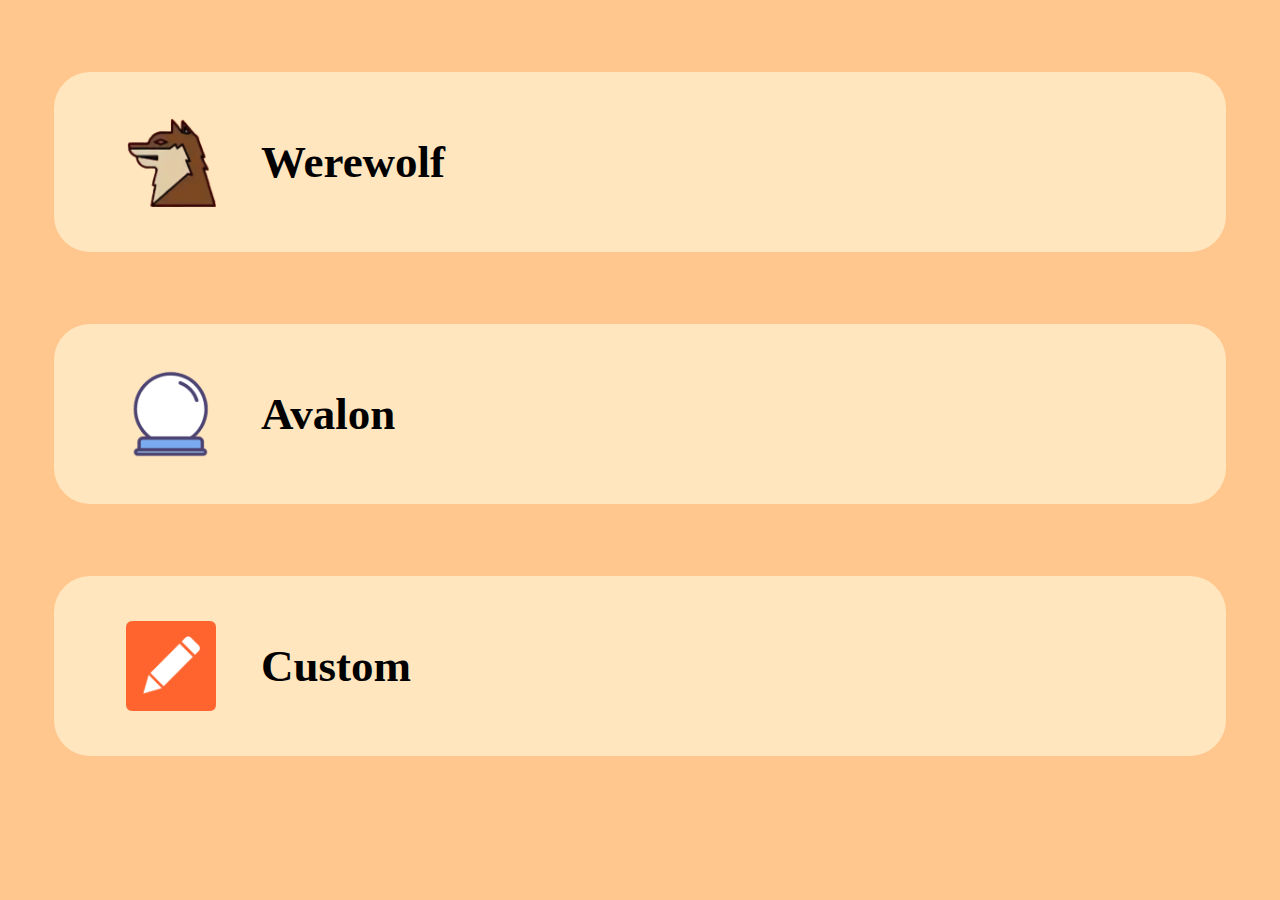
<file: en/index.html>
<!DOCTYPE html>
<html lang="en">
<head>
    <meta charset="UTF-8">
    <title>Board Game Helper</title>
    <link rel="stylesheet" type="text/css" href="../css/index.css">
    <script src="../javascript/index.js"></script>
</head>
<body>
<ul id="roomList">
    <li><a href="html/werewolf.html">
        <img class="roomImage" src="../images/wolf.png">
        <h1>Werewolf</h1>
    </a></li>
    <li><a href="html/avalon.html">
        <img class="roomImage" src="../images/avalon.png">
        <h1>Avalon</h1>
    </a></li>
    <li><a href="html/custom.html">
        <img class="roomImage" src="../images/custom.png">
        <h1>Custom</h1>
    </a></li>
</ul>
</body>
</html>
</file>
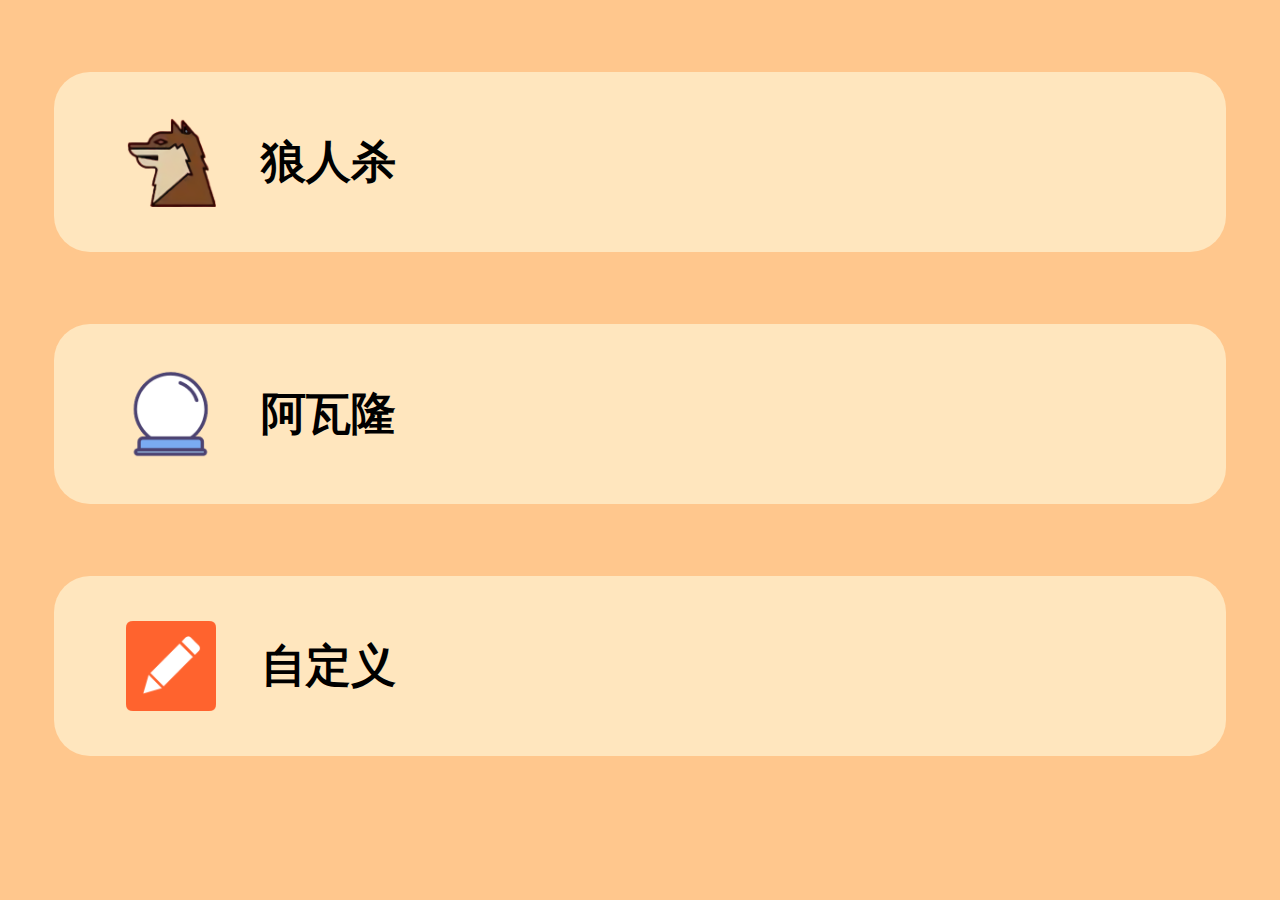
<file: zh/index.html>
<!DOCTYPE html>
<html lang="zh">
<head>
    <meta charset="UTF-8">
    <title>桌游助手</title>
    <link rel="stylesheet" type="text/css" href="../css/index.css">
    <script src="../javascript/index.js"></script>
</head>
<body>
<ul id="roomList">
    <li><a href="html/werewolf.html">
        <img class="roomImage" src="../images/wolf.png">
        <h1>狼人杀</h1>
    </a></li>
    <li><a href="html/avalon.html">
        <img class="roomImage" src="../images/avalon.png">
        <h1>阿瓦隆</h1>
    </a></li>
    <li><a href="html/custom.html">
        <img class="roomImage" src="../images/custom.png">
        <h1>自定义</h1>
    </a></li>
</ul>
</body>
</html>
</file>
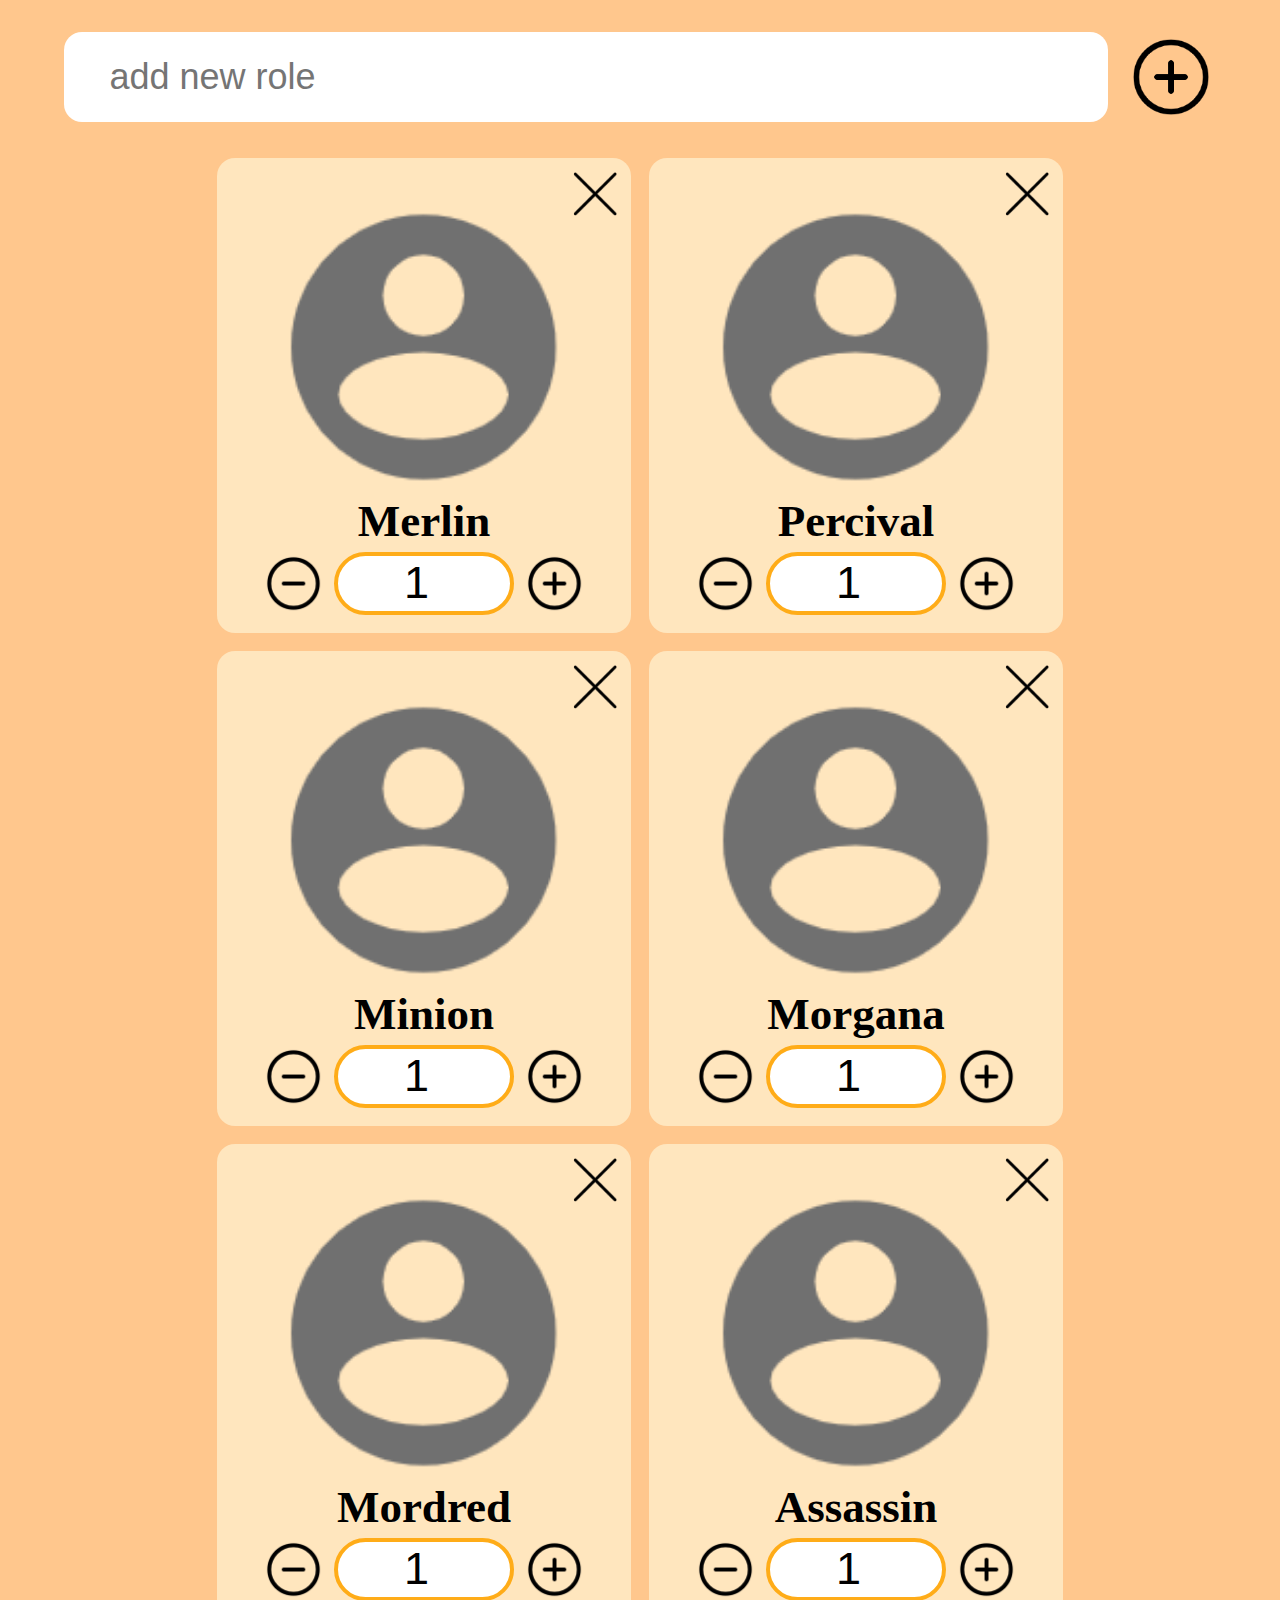
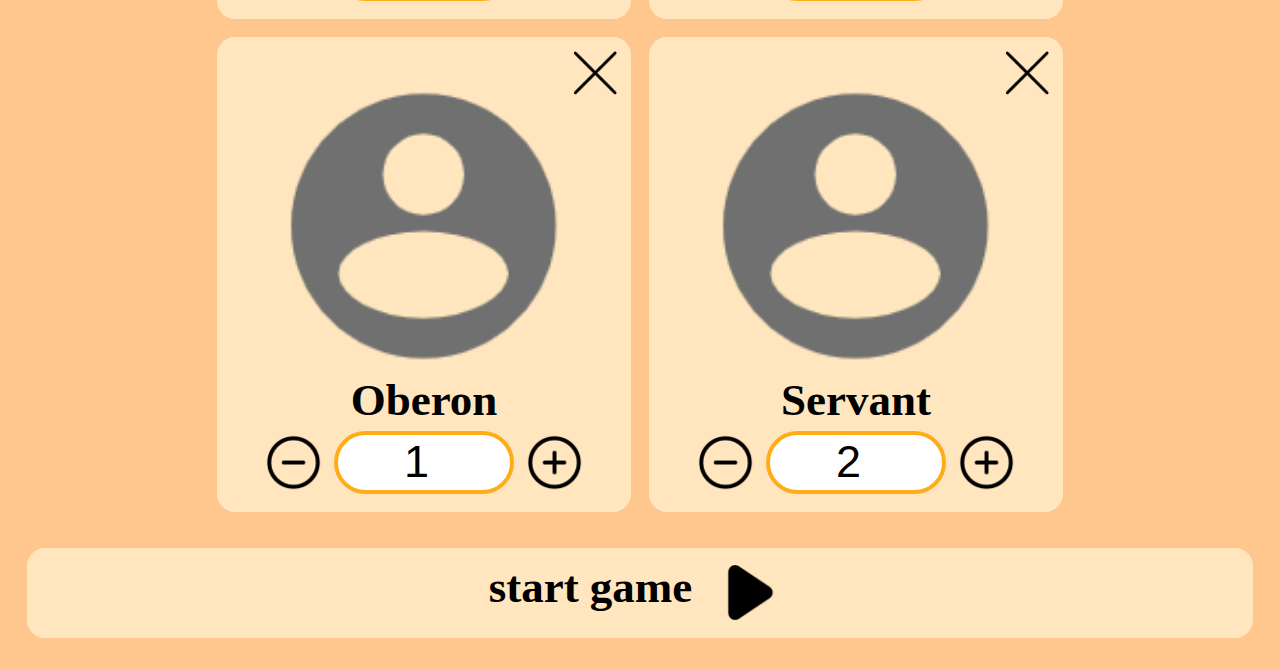
<file: en/html/avalon.html>
<!DOCTYPE html>
<html lang="en">

<head>
    <meta charset="utf-8">
    <meta name="viewport" content="width=device-width, initial-scale=1">
    <link rel="stylesheet" type="text/css" href="../../css/styles.css">
</head>

<body>
<div class="centerBox">
    <input id="newRoleName" placeholder="add new role">
    <img id="addRole" src="../../images/add.png" onclick="addRole()">
</div>
<ul id="roleList" style="display: flex; flex-wrap: wrap">

</ul>
<div id="startGame" class="centerBox" onclick="startGame()">
    <h1 style="font-size:5vmin; margin-inline: 1vmin">start game</h1>
    <img src="../../images/start.png">
</div>
<div style="height: 3.5vmin"></div>
<script src="../../javascript/avalon_en.js"></script>
<script src="../../javascript/room.js"></script>
</body>
</html>
</file>
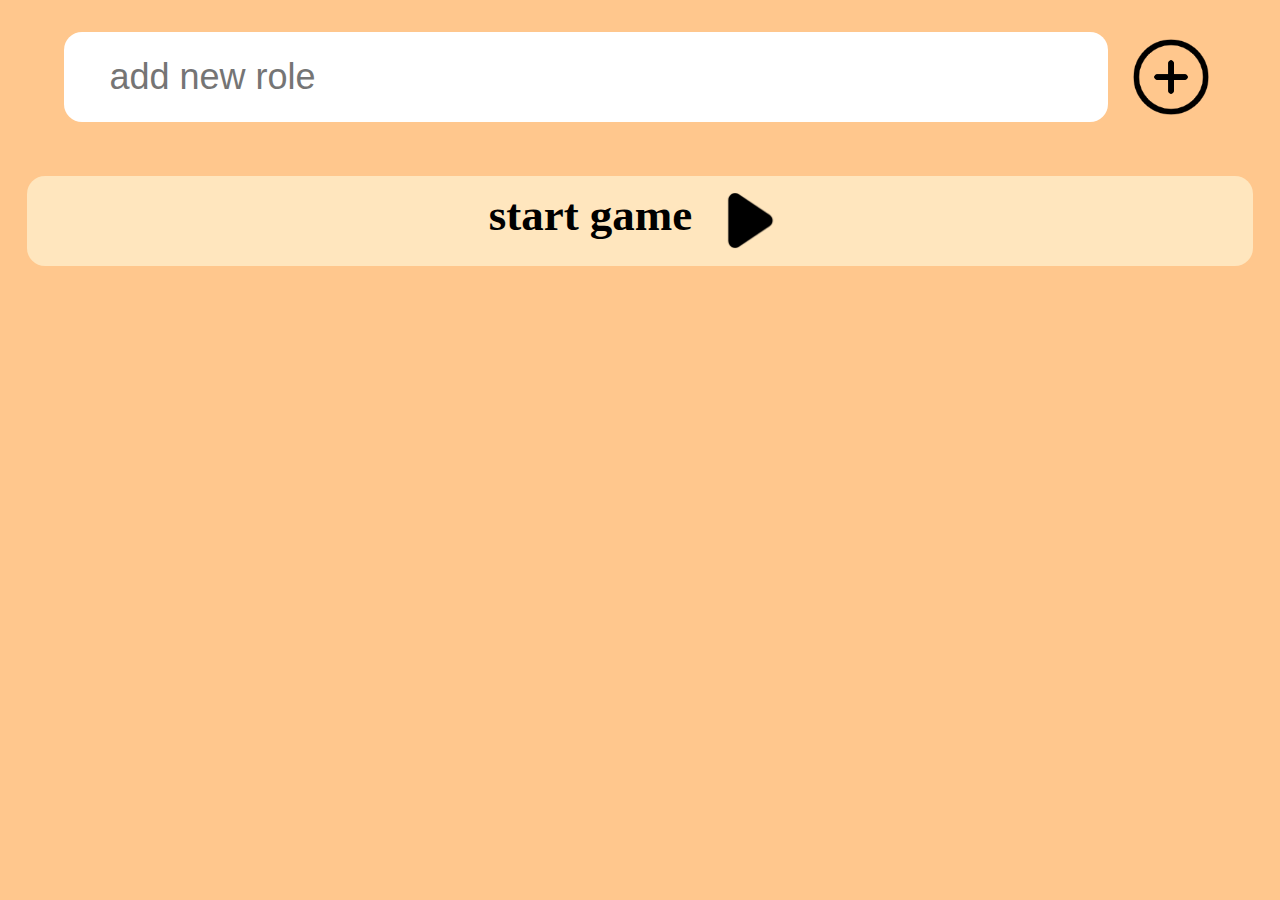
<file: en/html/custom.html>
<!DOCTYPE html>
<html lang="en">

<head>
    <meta charset="utf-8">
    <meta name="viewport" content="width=device-width, initial-scale=1">
    <link rel="stylesheet" type="text/css" href="../../css/styles.css">
</head>

<body>
<div class="centerBox">
    <input id="newRoleName" placeholder="add new role">
    <img id="addRole" src="../../images/add.png" onclick="addRole()">
</div>
<ul id="roleList" style="display: flex; flex-wrap: wrap">

</ul>
<div id="startGame" class="centerBox" onclick="startGame()">
    <h1 style="font-size:5vmin; margin-inline: 1vmin">start game</h1>
    <img src="../../images/start.png">
</div>
<div style="height: 3.5vmin"></div>
<script src="../../javascript/custom_en.js"></script>
<script src="../../javascript/room.js">
</script>
</body>
</html>
</file>
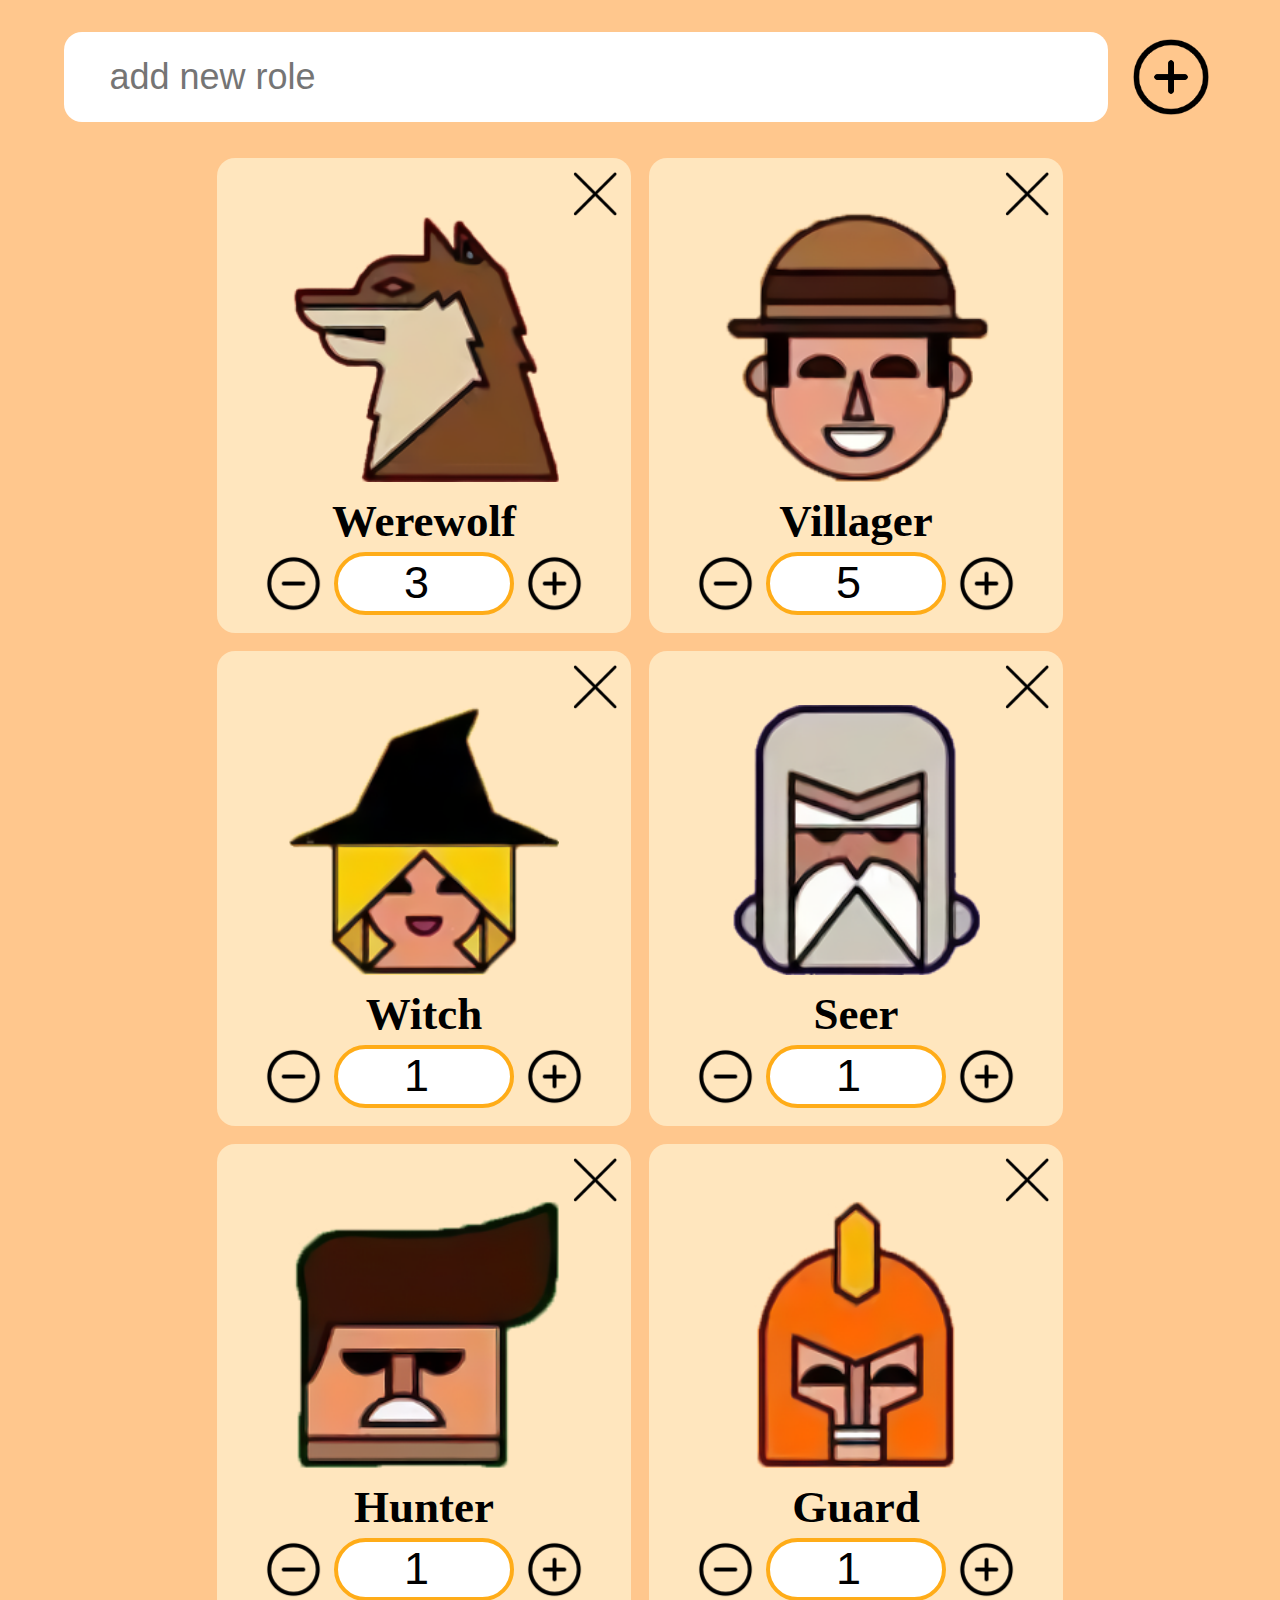
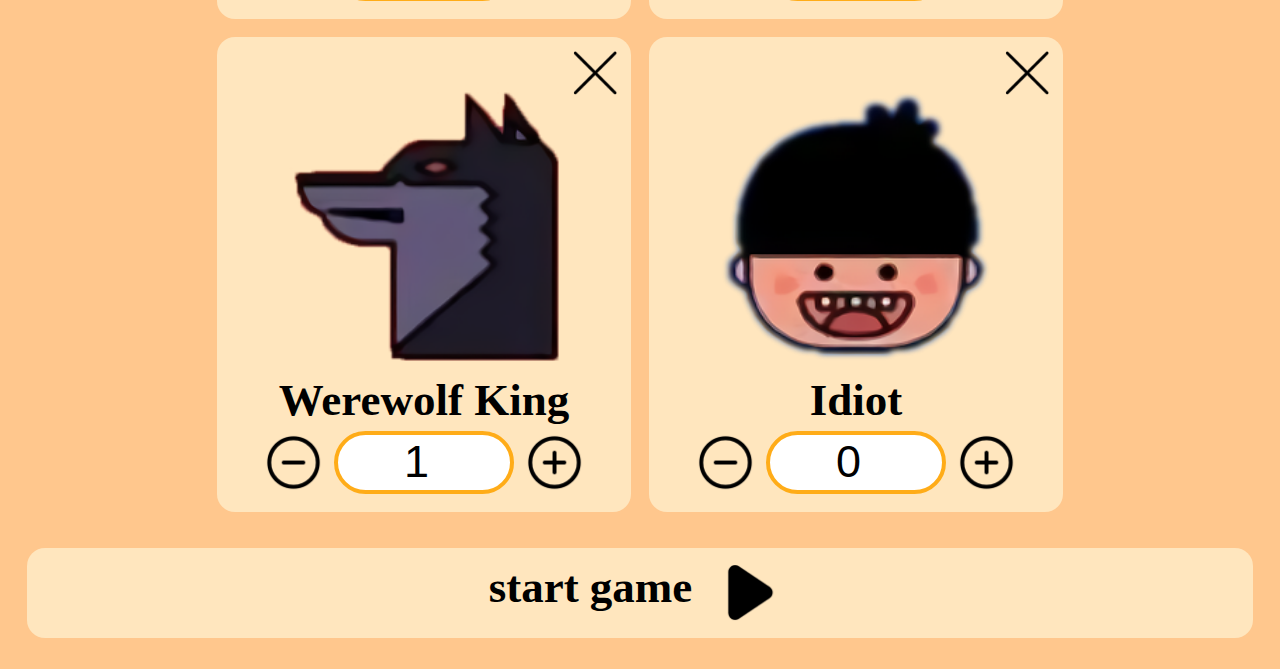
<file: en/html/werewolf.html>
<!DOCTYPE html>
<html lang="en">

<head>
    <meta charset="utf-8">
    <meta name="viewport" content="width=device-width, initial-scale=1">
    <link rel="stylesheet" type="text/css" href="../../css/styles.css">
</head>

<body>
<div class="centerBox">
    <input id="newRoleName" placeholder="add new role">
    <img id="addRole" src="../../images/add.png" onclick="addRole()">
</div>
<ul id="roleList" style="display: flex; flex-wrap: wrap">

</ul>
<div id="startGame" class="centerBox" onclick="startGame()">
    <h1 style="font-size:5vmin; margin-inline: 1vmin">start game</h1>
    <img src="../../images/start.png">
</div>
<div style="height: 3.5vmin"></div>
<script src="../../javascript/werewolf_en.js"></script>
<script src="../../javascript/room.js">
</script>
</body>
</html>
</file>
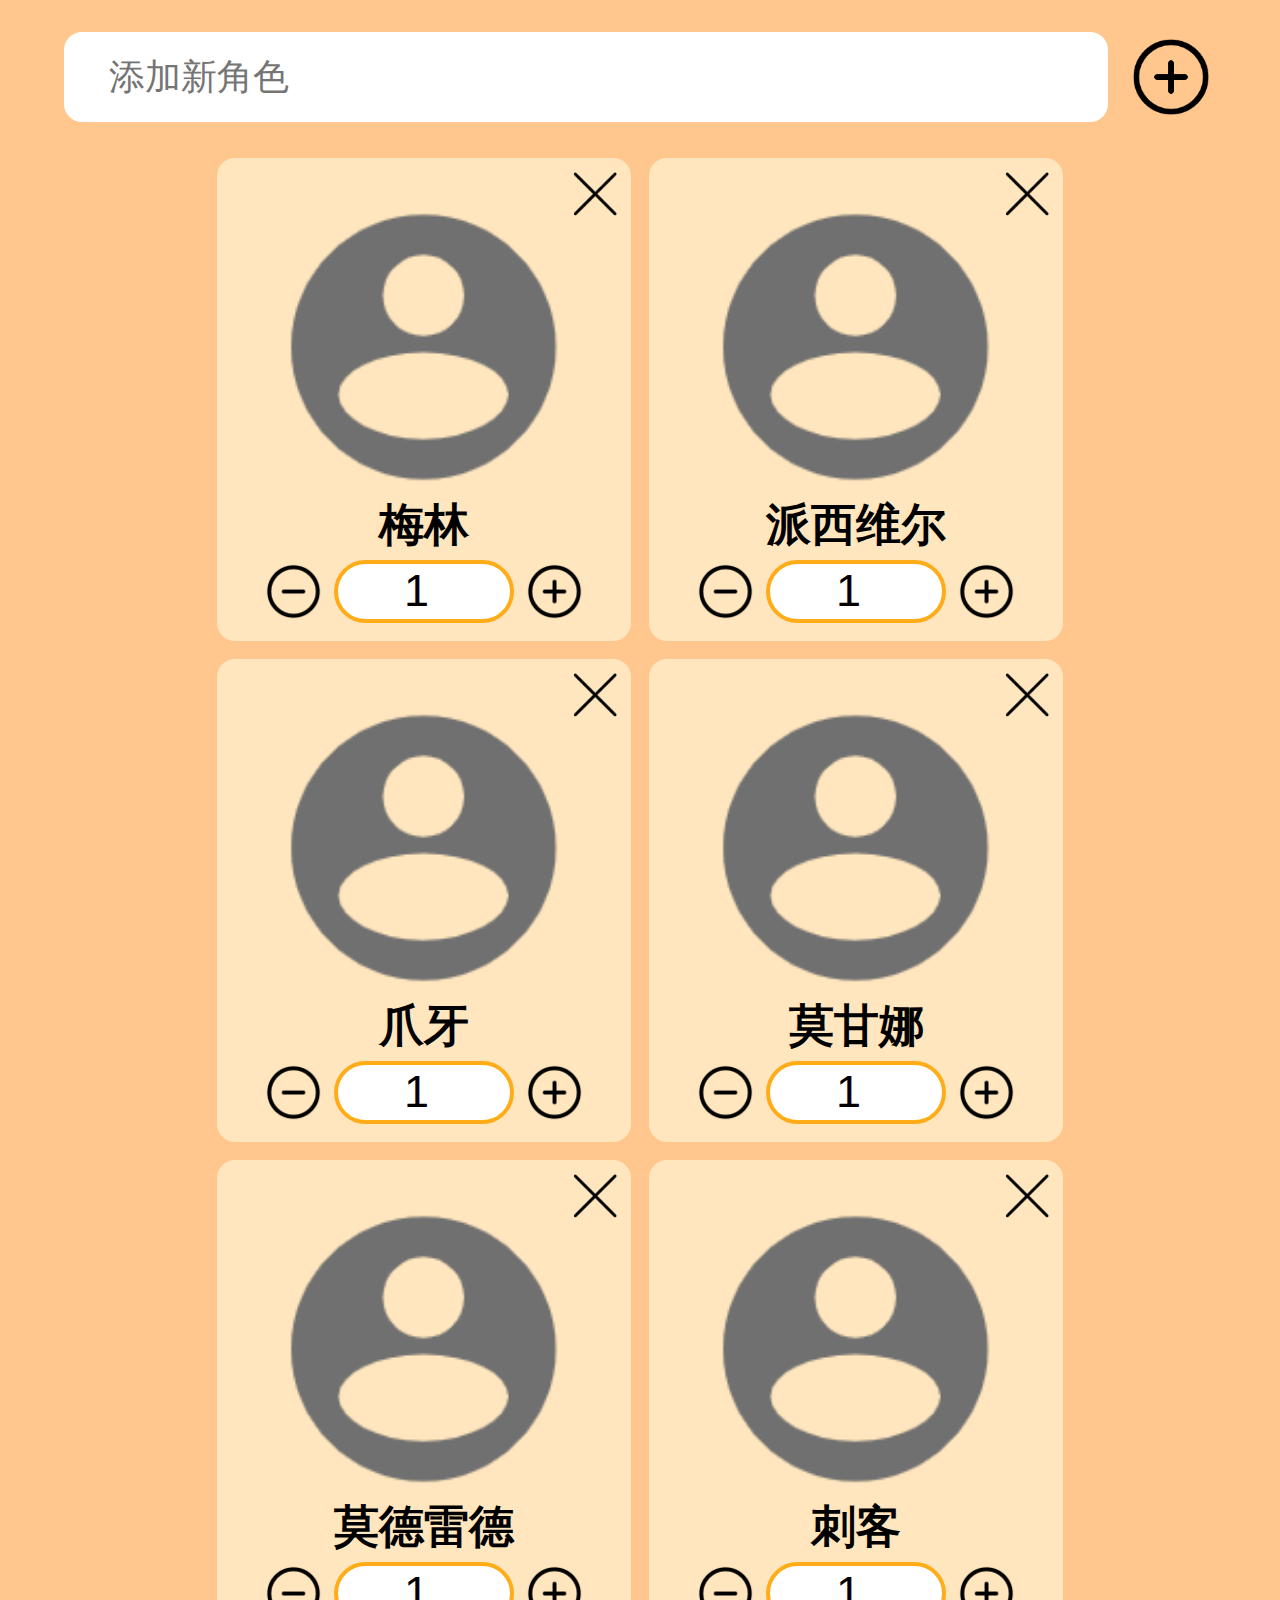
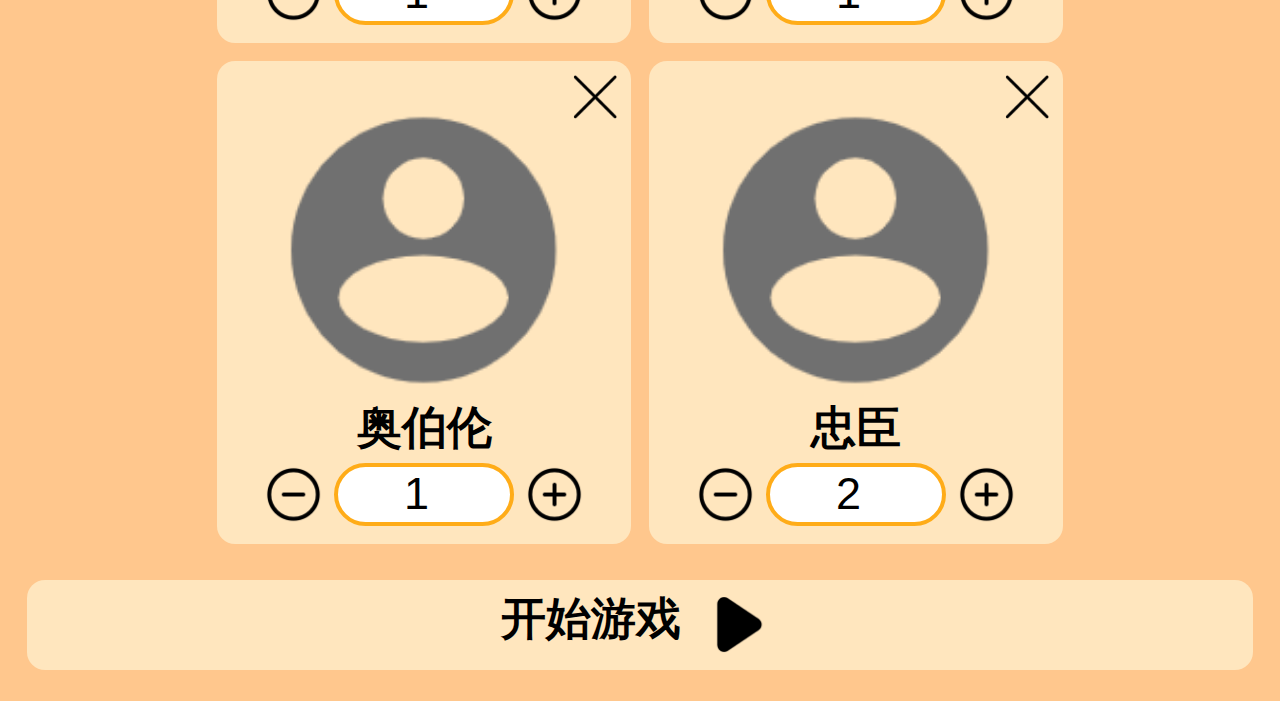
<file: zh/html/avalon.html>
<!DOCTYPE html>
<html lang="zh">

<head>
    <meta charset="utf-8">
    <meta name="viewport" content="width=device-width, initial-scale=1">
    <link rel="stylesheet" type="text/css" href="../../css/styles.css">
</head>

<body>
<div class="centerBox">
    <input id="newRoleName" placeholder="添加新角色">
    <img id="addRole" src="../../images/add.png" onclick="addRole()">
</div>
<ul id="roleList" style="display: flex; flex-wrap: wrap">

</ul>
<div id="startGame" class="centerBox" onclick="startGame()">
    <h1 style="font-size:5vmin; margin-inline: 1vmin">开始游戏</h1>
    <img src="../../images/start.png">
</div>
<div style="height: 3.5vmin"></div>
<script src="../../javascript/avalon_zh.js"></script>
<script src="../../javascript/room.js"></script>
</body>
</html>
</file>
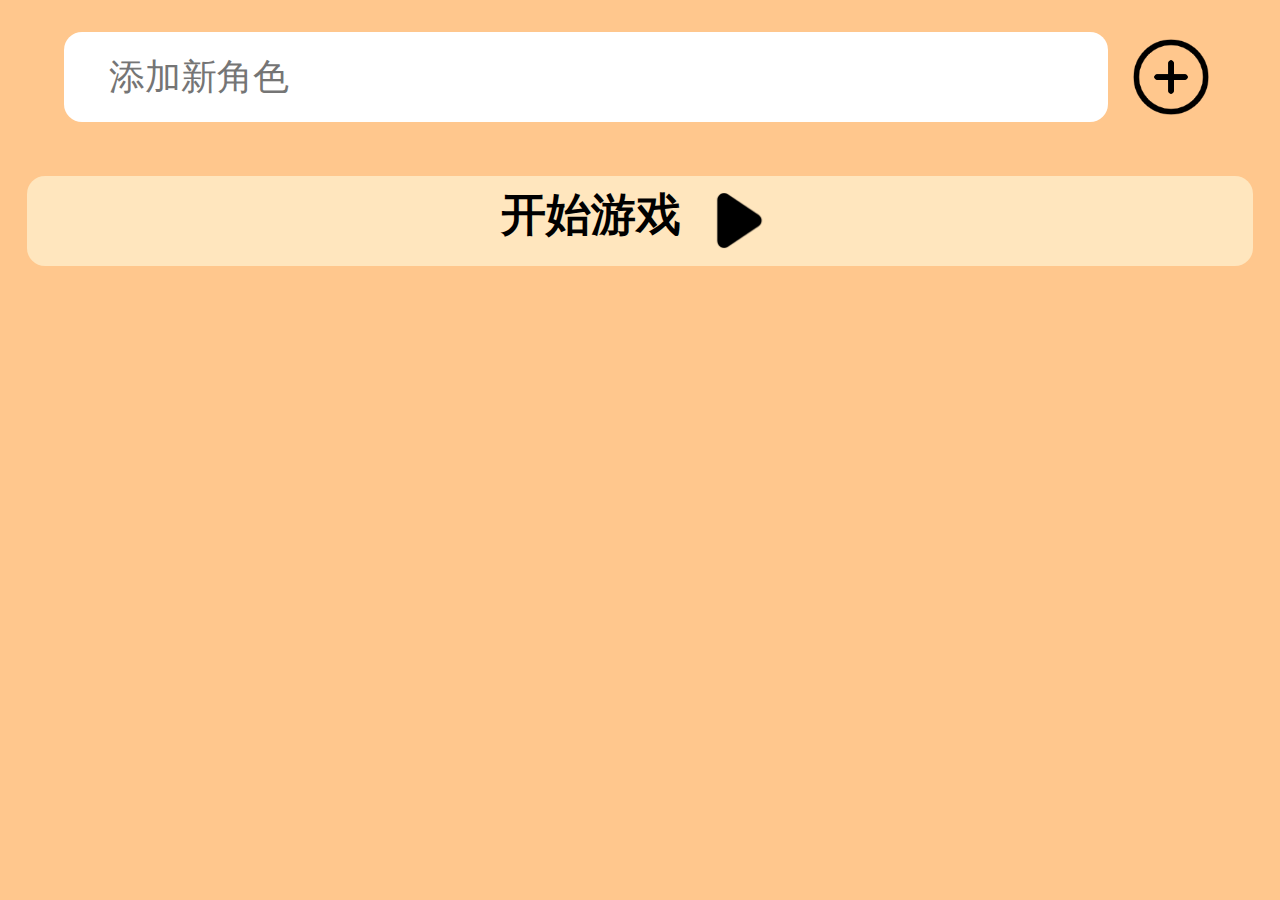
<file: zh/html/custom.html>
<!DOCTYPE html>
<html lang="zh">

<head>
    <meta charset="utf-8">
    <meta name="viewport" content="width=device-width, initial-scale=1">
    <link rel="stylesheet" type="text/css" href="../../css/styles.css">
</head>

<body>
<div class="centerBox">
    <input id="newRoleName" placeholder="添加新角色">
    <img id="addRole" src="../../images/add.png" onclick="addRole()">
</div>
<ul id="roleList" style="display: flex; flex-wrap: wrap">

</ul>
<div id="startGame" class="centerBox" onclick="startGame()">
    <h1 style="font-size:5vmin; margin-inline: 1vmin">开始游戏</h1>
    <img src="../../images/start.png">
</div>
<div style="height: 3.5vmin"></div>
<script src="../../javascript/custom_zh.js"></script>
<script src="../../javascript/room.js">
</script>
</body>
</html>
</file>
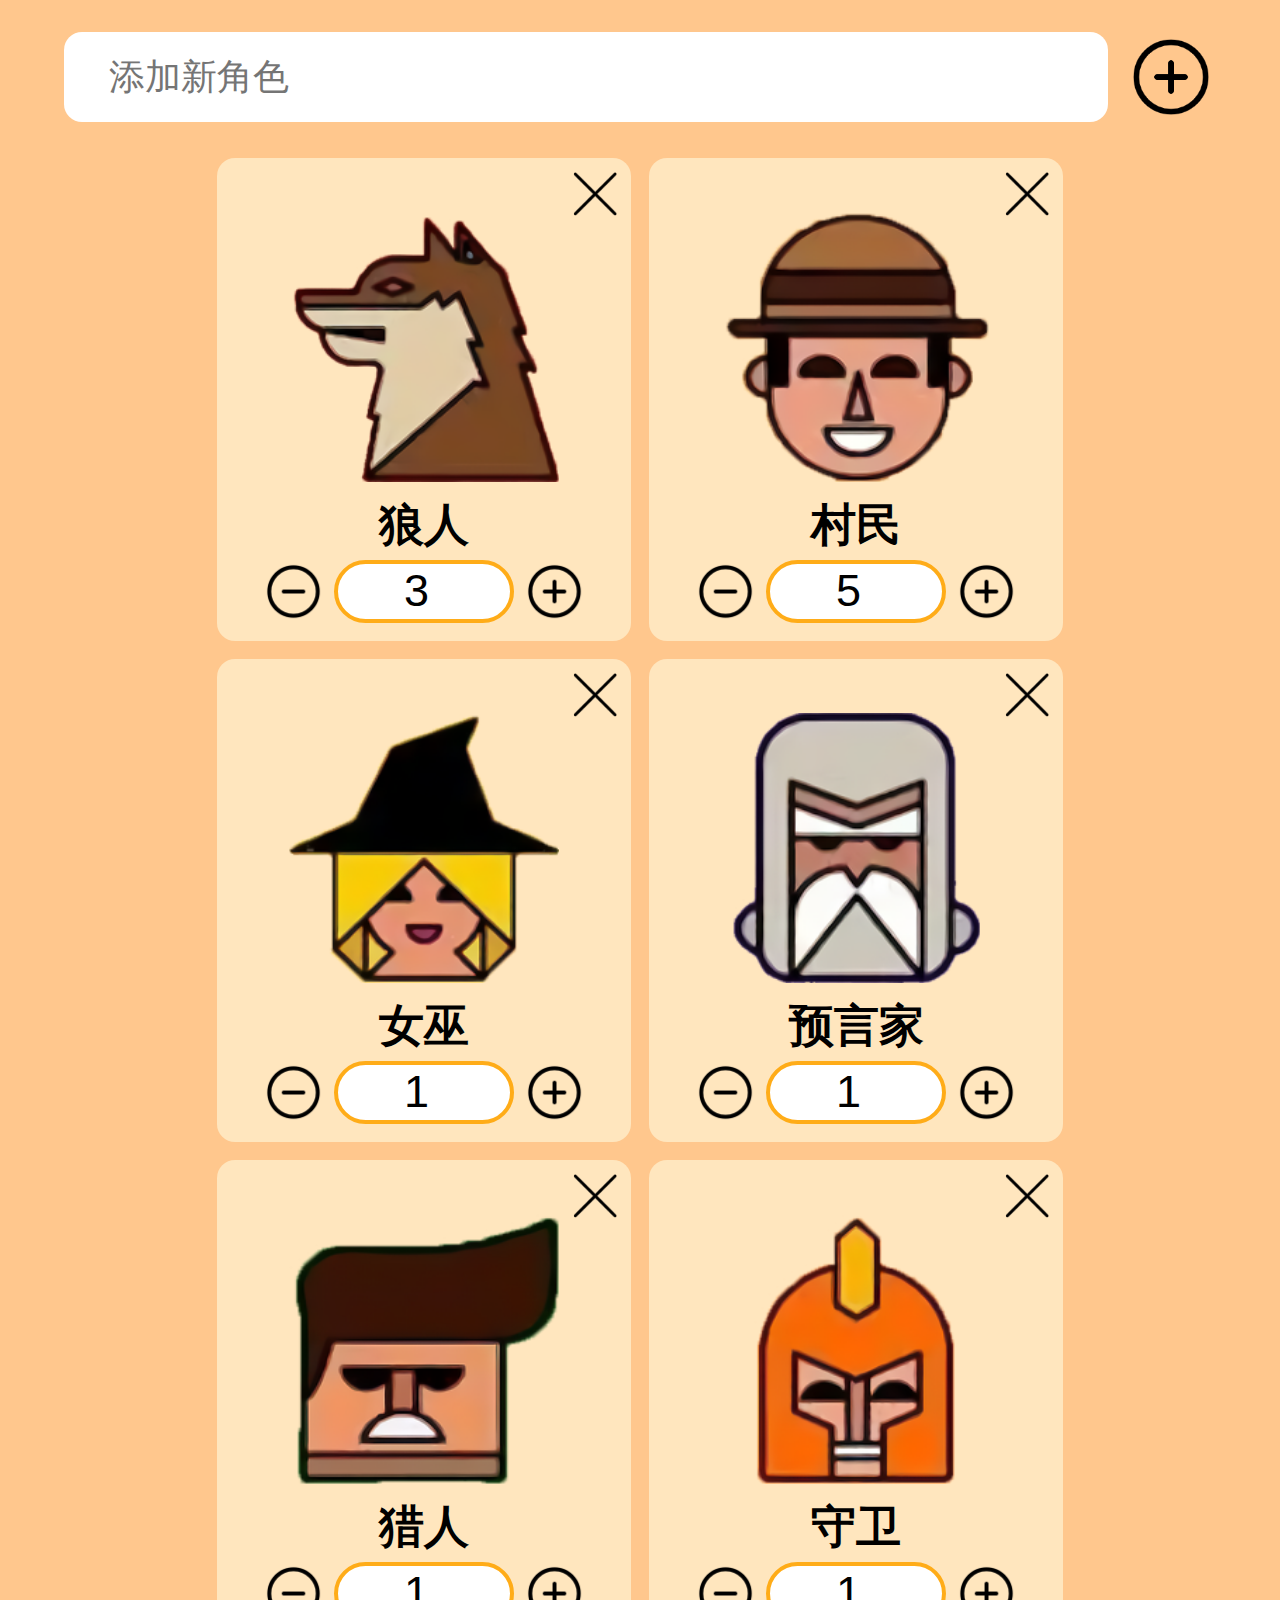
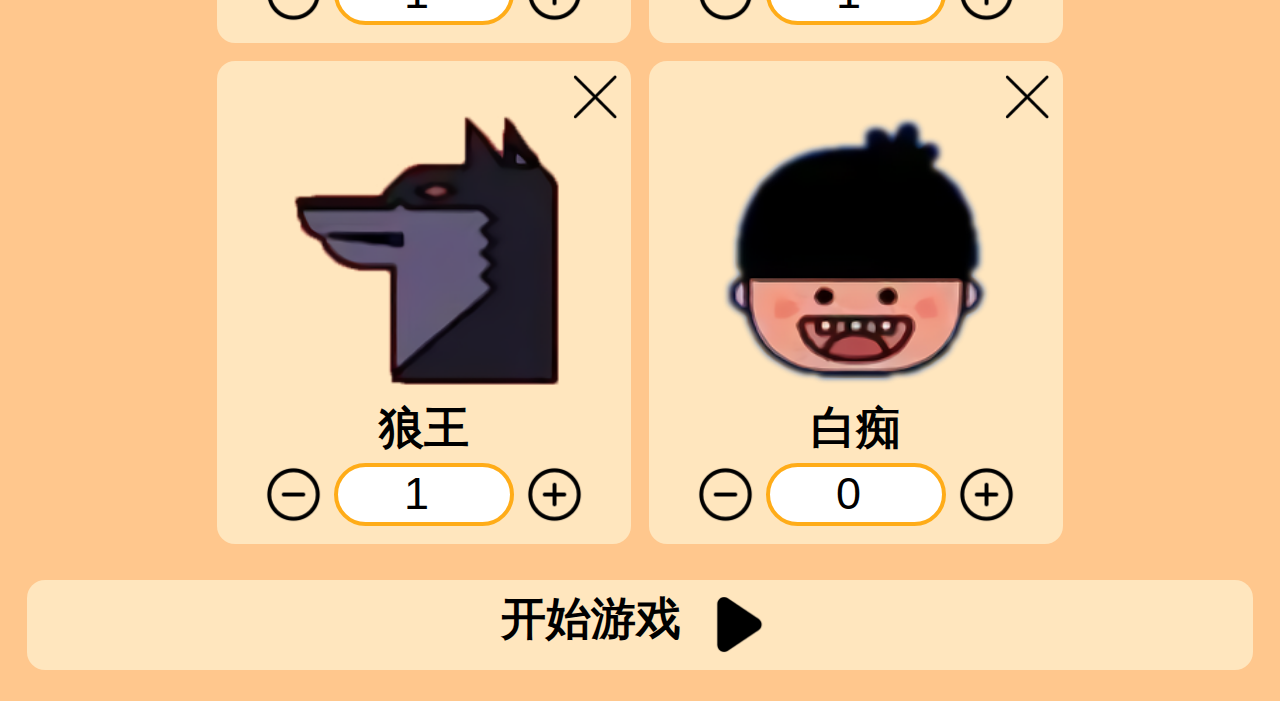
<file: zh/html/werewolf.html>
<!DOCTYPE html>
<html lang="zh">

<head>
    <meta charset="utf-8">
    <meta name="viewport" content="width=device-width, initial-scale=1">
    <link rel="stylesheet" type="text/css" href="../../css/styles.css">
</head>

<body>
<div class="centerBox">
    <input id="newRoleName" placeholder="添加新角色">
    <img id="addRole" src="../../images/add.png" onclick="addRole()">
</div>
<ul id="roleList" style="display: flex; flex-wrap: wrap">

</ul>
<div id="startGame" class="centerBox" onclick="startGame()">
    <h1 style="font-size:5vmin; margin-inline: 1vmin">开始游戏</h1>
    <img src="../../images/start.png">
</div>
<div style="height: 3.5vmin"></div>
<script src="../../javascript/werewolf_zh.js"></script>
<script src="../../javascript/room.js">
</script>
</body>
</html>
</file>
<file: css/index.css>
* {
    margin: 0;
    padding: 0;
}

body, html {
    background-color: #ffc78d;
}

li {
    height: 20vmin;
    margin: 8vmin 6vmin 0 6vmin;
    border-radius: 4vmin;
    background-color: #ffe6be;
    list-style: none;
}

li a {
    width: 100%;
    height: 100%;
    display: flex;
    align-items: center;

}

li h1 {
    font-size: 5vmin;
}

.roomImage {
    height: 10vmin;
    margin: 0 5vmin 0 8vmin;
}

a {
    text-decoration: none;
    color: black;
}
</file>
<file: css/styles.css>
* {
    box-sizing: border-box;
    margin: 0;
    padding: 0;
}

html, body {
    background-color: #ffc78d;
    /*width: 1080px;*/
}

ul {
    justify-content: center;
    margin: 1vmin;
}

li {
    width: 46vmin;
    margin: 1vmin;
    border-radius: 2vmin;
    display: flex;
    background-color: #ffe6be;
    flex-direction: column;
    align-items: center;
}

#qr {
    width: 50vw;
    height: 50vw;
}

h1 {
    margin: 0.5vmin;
}

#newRoleName {
    height: 10vmin;
    font-size: 4vmin;
    width: 81.5vw;
    margin: 3.5vmin 0 2vmin 2vmin;
    padding-left: 5vmin;
    border-radius: 2vmin;
    border: 0;
}

#addRole {
    height: 10vmin;
    margin: 3.5vmin 2vmin 2vmin 2vmin;
}

#startGame {
    height: 10vmin;
    background-color: #ffe6be;
    border-radius: 2vmin;
    margin: 3vmin 3vmin 0 3vmin
}
#startGame img{
    height: 7vmin;
    margin: 0 2vmin 0 2vmin;
}
#startGame h1{
    margin: 0 0 1.2vmin 0;
}

.centerBox {
    display: flex;
    align-items: center;
    justify-content: center;
    /*margin-top: 20px;*/
}

.roleName {
    font-size: 5vmin;
}

.deleteImage {
    height: 6vmin;
    width: 6vmin;
    /*padding: 1vmin 1vmin 0 0;*/
    /*align-self: end;*/
    position: relative;
    top: 1vmin;
    left: 19vmin;
}

.op {
    height: 7vmin;
}

.roleImage {
    margin: 0 0 1vmin 0;
    position: relative;
    width: 30vmin;
}

li button {
    height: 70%;
    width: 14%;
    /*margin-bottom: 3rem;*/
}

li input {
    height: 7vmin;
    width: 20vmin;
    font-size: 5vmin;
    /*padding: 3px;*/
    text-align: center;
    /*margin: 2vmin;*/
    margin-inline: 1vmin;
    border-radius: 3.5vmin;
    border: 0.5vmin solid #ffac18;
}
</file>
